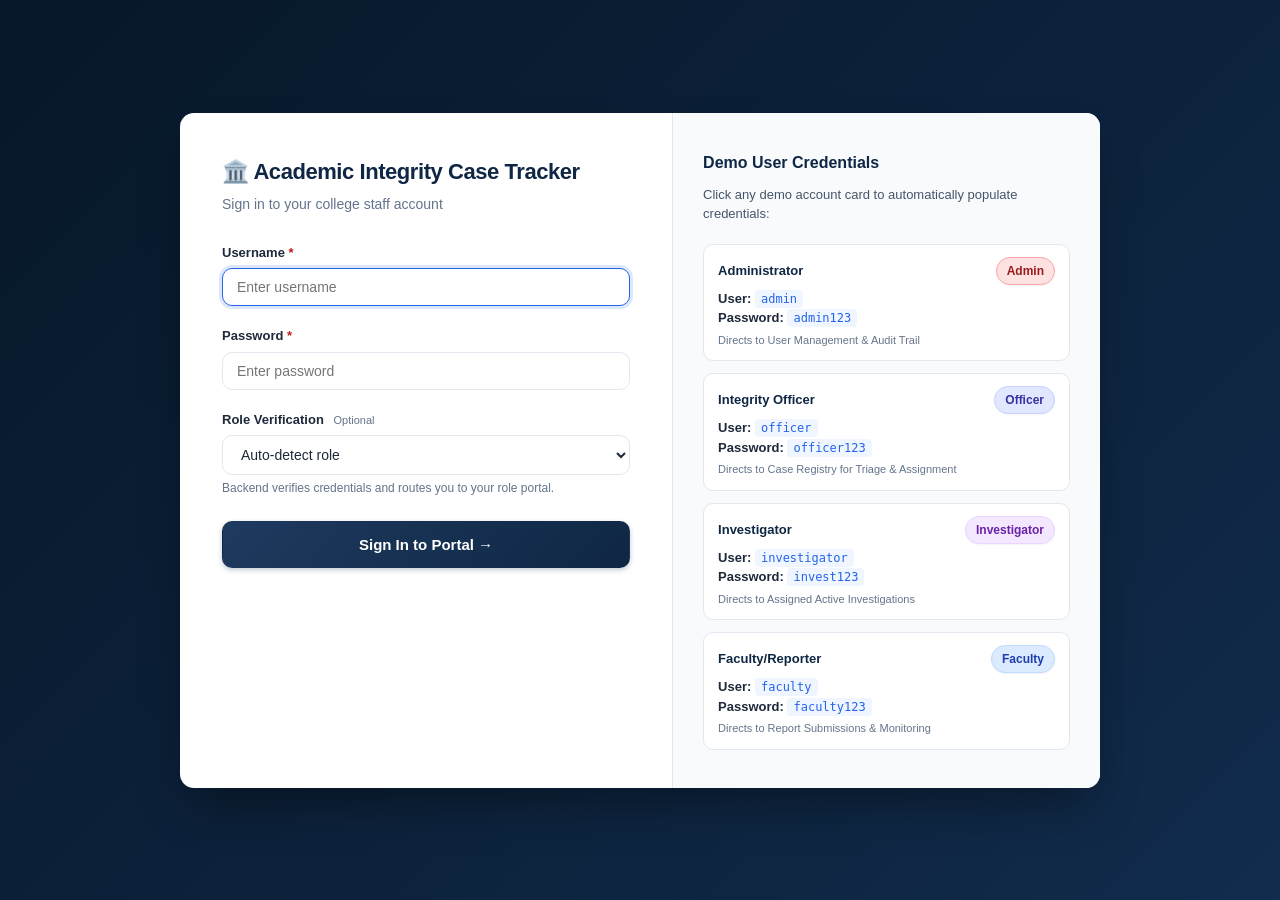
<file: index.html>
<!DOCTYPE html>
<html lang="en">
<head>
    <meta charset="UTF-8">
    <meta name="viewport" content="width=device-width, initial-scale=1.0">
    <title>Academic Integrity Case Tracker</title>
    <!-- CSS Connection with root and static fallback -->
    <link rel="stylesheet" href="style.css">
    <link rel="stylesheet" href="static/style.css">
</head>
<body class="login-page-body">

    <!-- ================================================================= -->
    <!-- 1. STANDALONE LOGIN VIEW                                          -->
    <!-- ================================================================= -->
    <div id="login-view-container" class="login-card-container">
        <!-- Login Form Panel -->
        <div class="login-panel-form">
            <div class="login-header">
                <h1>🏛️ Academic Integrity Case Tracker</h1>
                <p>Sign in to your college staff account</p>
            </div>

            <!-- Flash Alert Container -->
            <div id="login-alert-container" class="flash-container"></div>

            <form id="login-form">
                <div class="form-group">
                    <label for="username" class="form-label">Username <span class="required">*</span></label>
                    <input type="text" id="username" name="username" class="form-control" placeholder="Enter username" required autofocus>
                </div>

                <div class="form-group">
                    <label for="password" class="form-label">Password <span class="required">*</span></label>
                    <input type="password" id="password" name="password" class="form-control" placeholder="Enter password" required>
                </div>

                <div class="form-group">
                    <label for="role" class="form-label">Role Verification <span style="font-size: 11px; font-weight: normal; color: var(--text-muted); margin-left: 6px;">Optional</span></label>
                    <select id="role" name="role" class="form-control">
                        <option value="">Auto-detect role</option>
                        <option value="Administrator">Administrator</option>
                        <option value="Integrity Officer">Integrity Officer</option>
                        <option value="Investigator">Investigator</option>
                        <option value="Faculty/Reporter">Faculty/Reporter</option>
                    </select>
                    <span class="form-hint">Backend verifies credentials and routes you to your role portal.</span>
                </div>

                <div style="margin-top: 24px;">
                    <button type="submit" class="btn btn-primary" style="width: 100%; padding: 12px; font-size: 15px;">
                        Sign In to Portal &rarr;
                    </button>
                </div>
            </form>
        </div>

        <!-- Demo Accounts Panel -->
        <div class="login-panel-demo">
            <h2 class="demo-title">Demo User Credentials</h2>
            <p class="demo-desc">Click any demo account card to automatically populate credentials:</p>

            <div class="demo-account-list">
                <div class="demo-account-item" data-user="admin" data-pass="admin123" data-role="Administrator">
                    <div class="demo-role-name">
                        <span>Administrator</span>
                        <span class="current-role-badge role-badge-admin">Admin</span>
                    </div>
                    <div><strong>User:</strong> <span class="demo-cred">admin</span></div>
                    <div><strong>Password:</strong> <span class="demo-cred">admin123</span></div>
                    <div style="font-size: 11px; color: var(--text-muted); margin-top: 4px;">Directs to User Management & Audit Trail</div>
                </div>

                <div class="demo-account-item" data-user="officer" data-pass="officer123" data-role="Integrity Officer">
                    <div class="demo-role-name">
                        <span>Integrity Officer</span>
                        <span class="current-role-badge role-badge-officer">Officer</span>
                    </div>
                    <div><strong>User:</strong> <span class="demo-cred">officer</span></div>
                    <div><strong>Password:</strong> <span class="demo-cred">officer123</span></div>
                    <div style="font-size: 11px; color: var(--text-muted); margin-top: 4px;">Directs to Case Registry for Triage & Assignment</div>
                </div>

                <div class="demo-account-item" data-user="investigator" data-pass="invest123" data-role="Investigator">
                    <div class="demo-role-name">
                        <span>Investigator</span>
                        <span class="current-role-badge role-badge-investigator">Investigator</span>
                    </div>
                    <div><strong>User:</strong> <span class="demo-cred">investigator</span></div>
                    <div><strong>Password:</strong> <span class="demo-cred">invest123</span></div>
                    <div style="font-size: 11px; color: var(--text-muted); margin-top: 4px;">Directs to Assigned Active Investigations</div>
                </div>

                <div class="demo-account-item" data-user="faculty" data-pass="faculty123" data-role="Faculty/Reporter">
                    <div class="demo-role-name">
                        <span>Faculty/Reporter</span>
                        <span class="current-role-badge role-badge-faculty">Faculty</span>
                    </div>
                    <div><strong>User:</strong> <span class="demo-cred">faculty</span></div>
                    <div><strong>Password:</strong> <span class="demo-cred">faculty123</span></div>
                    <div style="font-size: 11px; color: var(--text-muted); margin-top: 4px;">Directs to Report Submissions & Monitoring</div>
                </div>
            </div>
        </div>
    </div>


    <!-- ================================================================= -->
    <!-- 2. AUTHENTICATED PORTAL WORKSPACE                                 -->
    <!-- ================================================================= -->
    <div id="app-workspace" class="app-layout" style="display: none;">
        <!-- Sidebar Navigation -->
        <aside class="sidebar">
            <div class="sidebar-header">
                <div class="brand-title">
                    <span>🏛️ CaseTracker</span>
                </div>
                <span class="brand-badge">Academic Integrity</span>
            </div>

            <nav class="sidebar-nav">
                <div class="nav-section-title">Navigation</div>
                <a href="#dashboard" class="nav-link active" data-view="dashboard">
                    <span>📊</span> Dashboard
                </a>
                <a href="#cases" class="nav-link" data-view="cases">
                    <span>📁</span> Case Records
                </a>
                <a href="#new-case" class="nav-link nav-faculty-only" data-view="new-case">
                    <span>✍️</span> Report Incident
                </a>

                <div class="nav-section-title nav-admin-section">Administration</div>
                <a href="#audit-logs" class="nav-link nav-officer-admin" data-view="audit-logs">
                    <span>📜</span> Audit Trail
                </a>
                <a href="#users" class="nav-link nav-admin-only" data-view="users">
                    <span>👥</span> User Accounts
                </a>
            </nav>

            <div class="sidebar-footer">
                <div class="user-profile">
                    <div class="user-info-text">
                        <div id="sidebar-user-name" class="user-name">User</div>
                        <span id="sidebar-user-role" class="user-role-tag">Role</span>
                    </div>
                    <button id="btn-logout" class="btn-logout" title="Sign out" style="background: none; border: none; cursor: pointer;">Logout</button>
                </div>
            </div>
        </aside>

        <!-- Main Workspace Column -->
        <div class="main-wrapper">
            <header class="top-header">
                <div class="header-title-wrapper">
                    <h1 id="page-main-heading" class="page-main-heading">Operational Dashboard</h1>
                </div>

                <div class="header-meta">
                    <span id="header-role-badge" class="current-role-badge role-badge-admin">Admin</span>
                    <span id="header-username" style="font-size: 13px; color: var(--text-muted);">username</span>
                </div>
            </header>

            <main class="page-content">
                <!-- System Flash Alert Banner -->
                <div id="system-alert-container" class="flash-container"></div>

                <!-- ----------------------------------------------------- -->
                <!-- SUB-VIEW: DASHBOARD                                   -->
                <!-- ----------------------------------------------------- -->
                <div id="view-dashboard" class="subview-section">
                    <!-- Welcome Hero Banner -->
                    <div class="card" style="margin-bottom: 24px; background: linear-gradient(to right, #102a43, #1e3a5f); color: #ffffff;">
                        <div class="card-body" style="padding: 24px 28px;">
                            <div style="display: flex; justify-content: space-between; align-items: center; flex-wrap: wrap; gap: 16px;">
                                <div>
                                    <h2 id="dashboard-welcome-heading" style="font-size: 20px; font-weight: 700; margin-bottom: 6px; color: #ffffff;">
                                        Welcome back!
                                    </h2>
                                    <p id="dashboard-role-description" style="font-size: 14px; opacity: 0.85; margin: 0; color: #cbd5e1;">
                                        Manage and track academic integrity cases across the institution.
                                    </p>
                                </div>
                                <div style="display: flex; gap: 10px;">
                                    <button class="btn btn-accent btn-nav-action" data-target="new-case" style="box-shadow: 0 2px 4px rgba(0,0,0,0.2);">
                                        + Report Incident
                                    </button>
                                    <button class="btn btn-secondary btn-nav-action" data-target="cases">
                                        View All Cases
                                    </button>
                                </div>
                            </div>
                        </div>
                    </div>

                    <!-- Stat Metric Cards -->
                    <div class="metrics-grid">
                        <div class="metric-card">
                            <div class="metric-label">Total Cases</div>
                            <div id="stat-total" class="metric-value">5</div>
                            <div class="metric-sub">Recorded in Institutional Registry</div>
                        </div>

                        <div class="metric-card">
                            <div class="metric-label">Open / Under Review</div>
                            <div id="stat-open" class="metric-value" style="color: var(--warning);">2</div>
                            <div class="metric-sub">Awaiting Investigation</div>
                        </div>

                        <div class="metric-card">
                            <div class="metric-label">Active Investigations</div>
                            <div id="stat-active" class="metric-value" style="color: var(--accent-blue);">1</div>
                            <div class="metric-sub">Assigned to Investigators</div>
                        </div>

                        <div class="metric-card">
                            <div class="metric-label">Resolved / Closed</div>
                            <div id="stat-resolved" class="metric-value" style="color: var(--success);">1</div>
                            <div class="metric-sub">Final Decision Rendered</div>
                        </div>
                    </div>

                    <!-- Recent Cases Card -->
                    <div class="card">
                        <div class="card-header">
                            <span class="card-title">Recent Cases</span>
                            <button class="btn btn-sm btn-secondary btn-nav-action" data-target="cases">View Case Registry &rarr;</button>
                        </div>
                        <div class="card-body" style="padding: 0;">
                            <div class="table-responsive">
                                <table class="data-table">
                                    <thead>
                                        <tr>
                                            <th>Case #</th>
                                            <th>Student</th>
                                            <th>Course</th>
                                            <th>Incident</th>
                                            <th>Date</th>
                                            <th>Status</th>
                                            <th>Action</th>
                                        </tr>
                                    </thead>
                                    <tbody id="dashboard-recent-tbody">
                                        <!-- Populated via script.js -->
                                    </tbody>
                                </table>
                            </div>
                        </div>
                    </div>
                </div>

                <!-- ----------------------------------------------------- -->
                <!-- SUB-VIEW: CASE REGISTRY                               -->
                <!-- ----------------------------------------------------- -->
                <div id="view-cases" class="subview-section" style="display: none;">
                    <!-- Filter and Search Bar -->
                    <div class="card" style="margin-bottom: 20px;">
                        <div class="card-body" style="padding: 16px;">
                            <div class="filter-form">
                                <div class="search-input-wrapper">
                                    <input type="text" id="case-search-input" class="form-control" placeholder="Search case #, student name, course, or incident...">
                                </div>
                                <div style="min-width: 180px;">
                                    <select id="case-status-filter" class="form-control">
                                        <option value="All">All Statuses</option>
                                        <option value="Reported">Reported</option>
                                        <option value="Under Review">Under Review</option>
                                        <option value="Investigation">Investigation</option>
                                        <option value="Decision Pending">Decision Pending</option>
                                        <option value="Resolved">Resolved</option>
                                        <option value="Closed">Closed</option>
                                    </select>
                                </div>
                                <button id="btn-reset-filter" class="btn btn-secondary">Reset</button>
                                <button class="btn btn-accent btn-nav-action" data-target="new-case">+ New Report</button>
                            </div>
                        </div>
                    </div>

                    <!-- Cases Table Card -->
                    <div class="card">
                        <div class="card-header">
                            <span class="card-title">Case Registry</span>
                            <span id="case-count-badge" style="font-size: 13px; color: var(--text-muted);">5 Total Cases</span>
                        </div>
                        <div class="card-body" style="padding: 0;">
                            <div class="table-responsive">
                                <table class="data-table">
                                    <thead>
                                        <tr>
                                            <th>Case #</th>
                                            <th>Student</th>
                                            <th>Course</th>
                                            <th>Incident Type</th>
                                            <th>Date Reported</th>
                                            <th>Investigator</th>
                                            <th>Status</th>
                                            <th>Action</th>
                                        </tr>
                                    </thead>
                                    <tbody id="cases-registry-tbody">
                                        <!-- Populated via script.js -->
                                    </tbody>
                                </table>
                            </div>
                        </div>
                    </div>
                </div>

                <!-- ----------------------------------------------------- -->
                <!-- SUB-VIEW: CASE DETAIL                                 -->
                <!-- ----------------------------------------------------- -->
                <div id="view-case-detail" class="subview-section" style="display: none;">
                    <div style="margin-bottom: 20px; display: flex; align-items: center; justify-content: space-between; flex-wrap: wrap; gap: 10px;">
                        <button class="btn btn-secondary btn-sm btn-nav-action" data-target="cases">&larr; Back to Case Registry</button>
                        <div style="display: flex; gap: 8px; align-items: center;">
                            <span style="font-size: 13px; color: var(--text-muted);">Current Status:</span>
                            <span id="detail-status-pill" class="status-pill status-investigation" style="font-size: 13px; padding: 6px 14px;">
                                Investigation
                            </span>
                        </div>
                    </div>

                    <!-- Workflow Progress Stepper (Pure CSS) -->
                    <div id="workflow-stepper-container" class="workflow-progress">
                        <!-- Populated dynamically via script.js -->
                    </div>

                    <!-- Main Grid Layout -->
                    <div class="case-detail-grid">
                        <!-- Left Column: Primary Details & Notes -->
                        <div>
                            <!-- Incident Information Card -->
                            <div class="card">
                                <div class="card-header">
                                    <span class="card-title">Incident Information</span>
                                    <span id="detail-incident-type-tag" class="type-tag">Plagiarism</span>
                                </div>
                                <div class="card-body">
                                    <div class="form-row">
                                        <div>
                                            <div class="info-label">Case Identifier</div>
                                            <div id="detail-case-number" class="info-value" style="font-weight: 700; color: var(--primary-navy);">AIC-2026-001</div>
                                        </div>
                                        <div>
                                            <div class="info-label">Student ID & Name</div>
                                            <div class="info-value">
                                                <strong id="detail-student-name">Samir Patel</strong> 
                                                <span id="detail-student-id" style="color: var(--text-muted); font-size: 13px;">&bull; ID: STU-1042</span>
                                            </div>
                                        </div>
                                    </div>

                                    <div class="form-row">
                                        <div>
                                            <div class="info-label">Course Name</div>
                                            <div id="detail-course-name" class="info-value">CS201 Data Structures</div>
                                        </div>
                                        <div>
                                            <div class="info-label">Date of Incident</div>
                                            <div id="detail-incident-date" class="info-value">2026-10-10</div>
                                        </div>
                                    </div>

                                    <div class="form-row">
                                        <div>
                                            <div class="info-label">Date Reported</div>
                                            <div id="detail-date-reported" class="info-value">2026-10-11 09:30:00</div>
                                        </div>
                                        <div>
                                            <div class="info-label">Reported By</div>
                                            <div id="detail-reported-by" class="info-value">Prof. Diana Chen (Faculty)</div>
                                        </div>
                                    </div>
                                </div>
                            </div>

                            <!-- Narrative Description Card -->
                            <div class="card">
                                <div class="card-header">
                                    <span class="card-title">Incident Description</span>
                                </div>
                                <div class="card-body">
                                    <p id="detail-description" class="narrative-box">
                                        Submitted programming assignment 3 code with identical unique variable names and structure matching an external repository.
                                    </p>
                                </div>
                            </div>

                            <!-- Investigation Notes Card -->
                            <div class="card">
                                <div class="card-header">
                                    <span class="card-title">Investigation Notes & Findings</span>
                                </div>
                                <div class="card-body">
                                    <p id="detail-investigation-notes" class="narrative-box">
                                        Interviewed student on 2026-10-15. Reviewing Git commit history and version timestamps.
                                    </p>
                                </div>
                            </div>

                            <!-- Final Resolution Card -->
                            <div id="detail-resolution-card" class="card" style="display: none;">
                                <div class="card-header" style="background: #f0fdf4;">
                                    <span class="card-title" style="color: var(--success);">Final Institutional Resolution</span>
                                </div>
                                <div class="card-body">
                                    <p id="detail-resolution" class="narrative-box" style="border-left-color: var(--success);"></p>
                                </div>
                            </div>

                            <!-- Case Timeline & Audit History Card -->
                            <div class="card">
                                <div class="card-header">
                                    <span class="card-title">Case Activity Timeline</span>
                                </div>
                                <div class="card-body" style="padding: 0;">
                                    <div class="table-responsive">
                                        <table class="data-table">
                                            <thead>
                                                <tr>
                                                    <th>Action</th>
                                                    <th>User</th>
                                                    <th>Details</th>
                                                    <th>Timestamp</th>
                                                </tr>
                                            </thead>
                                            <tbody id="detail-timeline-tbody">
                                                <!-- Populated via script.js -->
                                            </tbody>
                                        </table>
                                    </div>
                                </div>
                            </div>
                        </div>

                        <!-- Right Column: Administrative Controls -->
                        <div>
                            <!-- Investigator Assignment Card (Officer & Admin) -->
                            <div id="card-assign-investigator" class="card">
                                <div class="card-header">
                                    <span class="card-title">Assigned Investigator</span>
                                </div>
                                <div class="card-body">
                                    <div style="margin-bottom: 16px;">
                                        <div id="detail-inv-name" style="font-size: 16px; font-weight: 700; color: var(--primary-navy);">Dr. Carlos Ruiz</div>
                                        <div id="detail-inv-email" style="font-size: 13px; color: var(--text-muted);">ruiz@college.edu</div>
                                    </div>

                                    <form id="form-assign-investigator">
                                        <div class="form-group">
                                            <label for="assign-inv-select" class="form-label">Assign / Re-assign Investigator</label>
                                            <select id="assign-inv-select" class="form-control">
                                                <option value="">-- Select Investigator --</option>
                                                <option value="Dr. Carlos Ruiz">Dr. Carlos Ruiz (ruiz@college.edu)</option>
                                                <option value="Dr. Elena Ramos">Dr. Elena Ramos (ramos@college.edu)</option>
                                            </select>
                                        </div>
                                        <button type="submit" class="btn btn-secondary btn-sm" style="width: 100%;">
                                            Update Assignment
                                        </button>
                                    </form>
                                </div>
                            </div>

                            <!-- Workflow Status Transition Card -->
                            <div id="card-status-workflow" class="card">
                                <div class="card-header">
                                    <span class="card-title">Advance Case Status</span>
                                </div>
                                <div class="card-body">
                                    <form id="form-update-status">
                                        <div class="form-group">
                                            <label for="update-status-select" class="form-label">New Status</label>
                                            <select id="update-status-select" class="form-control" required>
                                                <option value="Reported">1. Reported</option>
                                                <option value="Under Review">2. Under Review</option>
                                                <option value="Investigation">3. Investigation</option>
                                                <option value="Decision Pending">4. Decision Pending</option>
                                                <option value="Resolved">5. Resolved</option>
                                                <option value="Closed">6. Closed</option>
                                            </select>
                                        </div>

                                        <div class="form-group">
                                            <label for="update-status-notes" class="form-label">Status Change Note</label>
                                            <textarea id="update-status-notes" class="form-control" rows="3" placeholder="Enter findings, hearing results, or transition rationale..."></textarea>
                                        </div>

                                        <div id="group-resolution-input" class="form-group" style="display: none;">
                                            <label for="update-resolution-text" class="form-label">Official Resolution Order <span class="required">*</span></label>
                                            <textarea id="update-resolution-text" class="form-control" rows="3" placeholder="Record formal sanctions, grade penalties, or disciplinary orders..."></textarea>
                                        </div>

                                        <button type="submit" class="btn btn-primary btn-sm" style="width: 100%; padding: 10px;">
                                            Update Status &amp; Log Activity
                                        </button>
                                    </form>
                                </div>
                            </div>
                        </div>
                    </div>
                </div>

                <!-- ----------------------------------------------------- -->
                <!-- SUB-VIEW: REPORT INCIDENT                             -->
                <!-- ----------------------------------------------------- -->
                <div id="view-new-case" class="subview-section" style="display: none;">
                    <div style="margin-bottom: 20px;">
                        <button class="btn btn-secondary btn-sm btn-nav-action" data-target="cases">&larr; Back to Case Registry</button>
                    </div>

                    <div class="card" style="max-width: 800px; margin: 0 auto;">
                        <div class="card-header">
                            <span class="card-title">Report Academic Integrity Incident</span>
                        </div>
                        <div class="card-body">
                            <p style="font-size: 13px; color: var(--text-secondary); margin-bottom: 24px; padding-bottom: 12px; border-bottom: 1px solid var(--border-color);">
                                Submit an academic misconduct report. All submissions are automatically assigned an institutional Case ID and logged in the immutable audit trail.
                            </p>

                            <form id="form-new-case">
                                <div class="form-row">
                                    <div class="form-group">
                                        <label for="new-student-id" class="form-label">Student ID <span class="required">*</span></label>
                                        <input type="text" id="new-student-id" class="form-control" placeholder="e.g. STU-8821" required>
                                    </div>
                                    <div class="form-group">
                                        <label for="new-student-name" class="form-label">Student Full Name <span class="required">*</span></label>
                                        <input type="text" id="new-student-name" class="form-control" placeholder="e.g. Taylor Smith" required>
                                    </div>
                                </div>

                                <div class="form-row">
                                    <div class="form-group">
                                        <label for="new-course-name" class="form-label">Course Code &amp; Title <span class="required">*</span></label>
                                        <input type="text" id="new-course-name" class="form-control" placeholder="e.g. CS201 Data Structures" required>
                                    </div>
                                    <div class="form-group">
                                        <label for="new-incident-type" class="form-label">Incident Category <span class="required">*</span></label>
                                        <select id="new-incident-type" class="form-control" required>
                                            <option value="">-- Select Category --</option>
                                            <option value="Plagiarism">Plagiarism</option>
                                            <option value="Exam Cheating">Exam Cheating</option>
                                            <option value="Contract Cheating">Contract Cheating</option>
                                            <option value="Unauthorized Collaboration">Unauthorized Collaboration</option>
                                            <option value="Data Fabrication">Data Fabrication</option>
                                            <option value="Other Misconduct">Other Misconduct</option>
                                        </select>
                                    </div>
                                </div>

                                <div class="form-group">
                                    <label for="new-incident-date" class="form-label">Date of Incident</label>
                                    <input type="date" id="new-incident-date" class="form-control">
                                </div>

                                <div class="form-group">
                                    <label for="new-description" class="form-label">Detailed Incident Narrative <span class="required">*</span></label>
                                    <textarea id="new-description" class="form-control" rows="5" placeholder="Describe the factual circumstances, observed behavior, and evidence discovered..." required></textarea>
                                </div>

                                <div style="display: flex; gap: 12px; justify-content: flex-end; margin-top: 24px; padding-top: 16px; border-top: 1px solid var(--border-color);">
                                    <button type="button" class="btn btn-secondary btn-nav-action" data-target="cases">Cancel</button>
                                    <button type="submit" class="btn btn-primary" style="padding: 10px 24px;">Submit Incident Report</button>
                                </div>
                            </form>
                        </div>
                    </div>
                </div>

                <!-- ----------------------------------------------------- -->
                <!-- SUB-VIEW: USER MANAGEMENT (ADMIN ONLY)                -->
                <!-- ----------------------------------------------------- -->
                <div id="view-users" class="subview-section" style="display: none;">
                    <div style="display: grid; grid-template-columns: 2fr 1fr; gap: 24px;">
                        <!-- Users Table Card -->
                        <div class="card">
                            <div class="card-header">
                                <span class="card-title">User Account Registry</span>
                                <span id="users-count-badge" style="font-size: 13px; color: var(--text-muted);">&bull; 5 Total Users</span>
                            </div>
                            <div class="card-body" style="padding: 0;">
                                <div class="table-responsive">
                                    <table class="data-table">
                                        <thead>
                                            <tr>
                                                <th>User</th>
                                                <th>Role</th>
                                                <th>Email</th>
                                                <th>Created</th>
                                            </tr>
                                        </thead>
                                        <tbody id="users-table-tbody">
                                            <!-- Populated via script.js -->
                                        </tbody>
                                    </table>
                                </div>
                            </div>
                        </div>

                        <!-- Add User Form Card -->
                        <div class="card">
                            <div class="card-header">
                                <span class="card-title">Create User Account</span>
                            </div>
                            <div class="card-body">
                                <form id="form-add-user">
                                    <div class="form-group">
                                        <label for="add-user-fullname" class="form-label">Full Name <span class="required">*</span></label>
                                        <input type="text" id="add-user-fullname" class="form-control" placeholder="e.g. Dr. Jane Doe" required>
                                    </div>
                                    <div class="form-group">
                                        <label for="add-user-username" class="form-label">Username <span class="required">*</span></label>
                                        <input type="text" id="add-user-username" class="form-control" placeholder="e.g. jdoe" required>
                                    </div>
                                    <div class="form-group">
                                        <label for="add-user-role" class="form-label">Institutional Role <span class="required">*</span></label>
                                        <select id="add-user-role" class="form-control" required>
                                            <option value="Administrator">Administrator</option>
                                            <option value="Integrity Officer">Integrity Officer</option>
                                            <option value="Investigator">Investigator</option>
                                            <option value="Faculty/Reporter" selected>Faculty/Reporter</option>
                                        </select>
                                    </div>
                                    <div class="form-group">
                                        <label for="add-user-email" class="form-label">College Email <span class="required">*</span></label>
                                        <input type="email" id="add-user-email" class="form-control" placeholder="e.g. jdoe@college.edu" required>
                                    </div>
                                    <div class="form-group">
                                        <label for="add-user-password" class="form-label">Initial Password <span class="required">*</span></label>
                                        <input type="password" id="add-user-password" class="form-control" placeholder="Set temporary password" required>
                                    </div>
                                    <button type="submit" class="btn btn-primary" style="width: 100%; padding: 10px; margin-top: 8px;">
                                        Create Account
                                    </button>
                                </form>
                            </div>
                        </div>
                    </div>
                </div>

                <!-- ----------------------------------------------------- -->
                <!-- SUB-VIEW: AUDIT TRAIL LOGS                            -->
                <!-- ----------------------------------------------------- -->
                <div id="view-audit-logs" class="subview-section" style="display: none;">
                    <div class="card">
                        <div class="card-header">
                            <span class="card-title">Institutional Activity &amp; Audit Trail</span>
                            <span style="font-size: 13px; color: var(--text-muted);">&bull; Immutable Event Ledger</span>
                        </div>
                        <div class="card-body" style="padding: 0;">
                            <div class="table-responsive">
                                <table class="data-table">
                                    <thead>
                                        <tr>
                                            <th>Event / Action</th>
                                            <th>Associated Case</th>
                                            <th>Performed By</th>
                                            <th>Details</th>
                                            <th>Timestamp</th>
                                        </tr>
                                    </thead>
                                    <tbody id="audit-table-tbody">
                                        <!-- Populated via script.js -->
                                    </tbody>
                                </table>
                            </div>
                        </div>
                    </div>
                </div>
            </main>

            <footer class="app-footer">
                Academic Integrity Case Tracker &copy; 2026 &mdash; College Academic Management System
            </footer>
        </div>
    </div>

    <!-- Client Scripts (Connected via root and static) -->
    <script src="script.js" defer></script>
    <script src="static/script.js" defer></script>
</body>
</html>
</file>
<file: style.css>
/* ==========================================================================
   Academic Integrity Case Tracker - Modern CSS Stylesheet
   Color Palette: Deep Navy Blue, Royal Accent Blue, Crisp White, Light Grey
   Features: CSS Keyframes, Smooth Transitions, Elevation Animations
   ========================================================================== */

:root {
    --primary-navy: #0f2744;
    --primary-navy-dark: #081626;
    --primary-navy-light: #1e3a5f;
    --accent-blue: #2563eb;
    --accent-blue-hover: #1d4ed8;
    --accent-blue-glow: rgba(37, 99, 235, 0.25);
    
    --bg-main: #f4f7fb;
    --bg-surface: #ffffff;
    --bg-card: #ffffff;
    --bg-subtle: #f8fafc;
    
    --text-primary: #1e293b;
    --text-secondary: #475569;
    --text-muted: #64748b;
    --text-on-navy: #f8fafc;
    
    --border-color: #e2e8f0;
    --border-light: #edf2f7;
    
    --success: #15803d;
    --success-bg: #dcfce7;
    --warning: #b45309;
    --warning-bg: #fef3c7;
    --danger: #b91c1c;
    --danger-bg: #fee2e2;
    --info: #0369a1;
    --info-bg: #e0f2fe;

    --font-stack: -apple-system, BlinkMacSystemFont, "Segoe UI", Roboto, Helvetica, Arial, sans-serif;
    --shadow-sm: 0 1px 3px 0 rgba(0, 0, 0, 0.06);
    --shadow-md: 0 4px 6px -1px rgba(0, 0, 0, 0.08), 0 2px 4px -1px rgba(0, 0, 0, 0.04);
    --shadow-lg: 0 10px 15px -3px rgba(0, 0, 0, 0.1), 0 4px 6px -2px rgba(0, 0, 0, 0.05);
    --shadow-xl: 0 20px 25px -5px rgba(0, 0, 0, 0.15), 0 10px 10px -5px rgba(0, 0, 0, 0.04);
    
    --radius-sm: 6px;
    --radius-md: 10px;
    --radius-lg: 14px;
}

/* ==========================================================================
   CSS Keyframe Animations
   ========================================================================== */
@keyframes pageFadeIn {
    from {
        opacity: 0;
        transform: translateY(8px);
    }
    to {
        opacity: 1;
        transform: translateY(0);
    }
}

@keyframes alertSlideDown {
    from {
        opacity: 0;
        transform: translateY(-12px);
    }
    to {
        opacity: 1;
        transform: translateY(0);
    }
}

@keyframes pulseGlow {
    0% {
        box-shadow: 0 0 0 0 rgba(37, 99, 235, 0.4);
    }
    70% {
        box-shadow: 0 0 0 8px rgba(37, 99, 235, 0);
    }
    100% {
        box-shadow: 0 0 0 0 rgba(37, 99, 235, 0);
    }
}

@keyframes gradientShift {
    0% {
        background-position: 0% 50%;
    }
    50% {
        background-position: 100% 50%;
    }
    100% {
        background-position: 0% 50%;
    }
}

/* Reset & Base */
* {
    box-sizing: border-box;
    margin: 0;
    padding: 0;
}

body {
    font-family: var(--font-stack);
    background-color: var(--bg-main);
    color: var(--text-primary);
    line-height: 1.5;
    font-size: 15px;
    display: flex;
    flex-direction: column;
    min-height: 100vh;
}

a {
    color: var(--accent-blue);
    text-decoration: none;
    transition: color 0.2s ease;
}

a:hover {
    color: var(--accent-blue-hover);
    text-decoration: underline;
}

/* App Container Layout */
.app-layout {
    display: flex;
    min-height: 100vh;
    width: 100%;
}

/* Sidebar Navigation */
.sidebar {
    width: 260px;
    background: linear-gradient(180deg, var(--primary-navy) 0%, var(--primary-navy-dark) 100%);
    color: var(--text-on-navy);
    display: flex;
    flex-direction: column;
    flex-shrink: 0;
    box-shadow: 2px 0 12px rgba(0, 0, 0, 0.1);
}

.sidebar-header {
    padding: 24px 20px;
    border-bottom: 1px solid rgba(255, 255, 255, 0.08);
}

.brand-title {
    font-size: 18px;
    font-weight: 700;
    letter-spacing: -0.02em;
    color: #ffffff;
    display: flex;
    align-items: center;
    gap: 8px;
}

.brand-badge {
    display: inline-block;
    font-size: 11px;
    text-transform: uppercase;
    font-weight: 600;
    background: rgba(37, 99, 235, 0.3);
    color: #93c5fd;
    padding: 3px 8px;
    border-radius: var(--radius-sm);
    margin-top: 6px;
    border: 1px solid rgba(147, 197, 253, 0.2);
}

.sidebar-nav {
    padding: 18px 12px;
    flex-grow: 1;
    display: flex;
    flex-direction: column;
    gap: 4px;
}

.nav-link {
    display: flex;
    align-items: center;
    gap: 12px;
    padding: 11px 14px;
    color: #cbd5e1;
    font-size: 14px;
    font-weight: 500;
    border-radius: var(--radius-md);
    transition: all 0.2s ease;
    text-decoration: none;
}

.nav-link:hover {
    background-color: rgba(255, 255, 255, 0.08);
    color: #ffffff;
    text-decoration: none;
    transform: translateX(3px);
}

.nav-link.active {
    background: linear-gradient(135deg, var(--accent-blue) 0%, #1d4ed8 100%);
    color: #ffffff;
    font-weight: 600;
    box-shadow: 0 4px 10px rgba(37, 99, 235, 0.35);
}

.nav-section-title {
    font-size: 11px;
    text-transform: uppercase;
    letter-spacing: 0.08em;
    color: #64748b;
    padding: 16px 14px 6px;
    font-weight: 700;
}

.sidebar-footer {
    padding: 16px;
    border-top: 1px solid rgba(255, 255, 255, 0.08);
    background-color: rgba(0, 0, 0, 0.2);
}

.user-profile {
    display: flex;
    align-items: center;
    justify-content: space-between;
}

.user-info-text {
    overflow: hidden;
}

.user-name {
    font-size: 13px;
    font-weight: 600;
    color: #ffffff;
    white-space: nowrap;
    overflow: hidden;
    text-overflow: ellipsis;
}

.user-role-tag {
    font-size: 11px;
    color: #93c5fd;
    display: block;
}

.btn-logout {
    padding: 6px 12px;
    background-color: rgba(239, 68, 68, 0.15);
    color: #fca5a5;
    border: 1px solid rgba(239, 68, 68, 0.3);
    border-radius: var(--radius-sm);
    font-size: 12px;
    font-weight: 600;
    text-decoration: none;
    transition: all 0.2s ease;
}

.btn-logout:hover {
    background-color: #dc2626;
    color: #ffffff;
    text-decoration: none;
    transform: translateY(-1px);
}

/* Main Content Area */
.main-wrapper {
    flex-grow: 1;
    display: flex;
    flex-direction: column;
    overflow-y: auto;
    min-width: 0;
}

/* Top Navbar */
.top-header {
    background-color: var(--bg-surface);
    height: 64px;
    border-bottom: 1px solid var(--border-color);
    display: flex;
    align-items: center;
    justify-content: space-between;
    padding: 0 32px;
    box-shadow: var(--shadow-sm);
}

.header-title-wrapper {
    display: flex;
    align-items: center;
    gap: 12px;
}

.page-main-heading {
    font-size: 20px;
    font-weight: 700;
    color: var(--primary-navy);
}

.header-meta {
    display: flex;
    align-items: center;
    gap: 16px;
}

.current-role-badge {
    display: inline-block;
    padding: 4px 10px;
    font-size: 12px;
    font-weight: 600;
    border-radius: 9999px;
    background-color: #e2e8f0;
    color: #334155;
    box-shadow: 0 1px 2px rgba(0, 0, 0, 0.05);
}

.role-badge-admin { background-color: #fee2e2; color: #991b1b; border: 1px solid #fca5a5; }
.role-badge-officer { background-color: #e0e7ff; color: #3730a3; border: 1px solid #c7d2fe; }
.role-badge-investigator { background-color: #f3e8ff; color: #6b21a8; border: 1px solid #e9d5ff; }
.role-badge-faculty { background-color: #dbeafe; color: #1e40af; border: 1px solid #bfdbfe; }

/* Page Content Body */
.content-body {
    padding: 32px;
    flex-grow: 1;
    animation: pageFadeIn 0.35s ease forwards;
}

/* Flash Messages */
.flash-container {
    margin-bottom: 24px;
}

.alert {
    padding: 12px 18px;
    border-radius: var(--radius-md);
    margin-bottom: 12px;
    font-size: 14px;
    border: 1px solid transparent;
    animation: alertSlideDown 0.3s ease forwards;
    box-shadow: var(--shadow-sm);
}

.alert-success {
    background-color: var(--success-bg);
    color: var(--success);
    border-color: #86efac;
}

.alert-danger {
    background-color: var(--danger-bg);
    color: var(--danger);
    border-color: #fca5a5;
}

.alert-warning {
    background-color: var(--warning-bg);
    color: var(--warning);
    border-color: #fde047;
}

.alert-info {
    background-color: var(--info-bg);
    color: var(--info);
    border-color: #7dd3fc;
}

/* Metric / Stat Cards Grid */
.stats-grid {
    display: grid;
    grid-template-columns: repeat(auto-fit, minmax(210px, 1fr));
    gap: 20px;
    margin-bottom: 28px;
}

.stat-card {
    background-color: var(--bg-surface);
    border: 1px solid var(--border-color);
    border-radius: var(--radius-lg);
    padding: 22px 20px;
    box-shadow: var(--shadow-sm);
    display: flex;
    flex-direction: column;
    justify-content: space-between;
    transition: transform 0.2s cubic-bezier(0.16, 1, 0.3, 1), box-shadow 0.2s ease;
    cursor: default;
}

.stat-card:hover {
    transform: translateY(-4px);
    box-shadow: var(--shadow-md);
}

.stat-header {
    font-size: 13px;
    font-weight: 600;
    color: var(--text-muted);
    text-transform: uppercase;
    letter-spacing: 0.04em;
    margin-bottom: 8px;
}

.stat-value {
    font-size: 34px;
    font-weight: 800;
    color: var(--primary-navy);
    line-height: 1;
    margin-bottom: 8px;
}

.stat-subtext {
    font-size: 12px;
    color: var(--text-secondary);
}

.stat-card-total { border-top: 4px solid var(--accent-blue); }
.stat-card-open { border-top: 4px solid #f59e0b; }
.stat-card-investigation { border-top: 4px solid #8b5cf6; }
.stat-card-resolved { border-top: 4px solid #10b981; }

/* Content Cards & Sections */
.card {
    background-color: var(--bg-surface);
    border: 1px solid var(--border-color);
    border-radius: var(--radius-lg);
    box-shadow: var(--shadow-sm);
    margin-bottom: 28px;
    overflow: hidden;
    transition: box-shadow 0.2s ease;
}

.card:hover {
    box-shadow: var(--shadow-md);
}

.card-header {
    padding: 18px 24px;
    border-bottom: 1px solid var(--border-color);
    display: flex;
    align-items: center;
    justify-content: space-between;
    background-color: var(--bg-subtle);
}

.card-title {
    font-size: 16px;
    font-weight: 700;
    color: var(--primary-navy);
}

.card-body {
    padding: 24px;
}

/* Tables */
.table-responsive {
    width: 100%;
    overflow-x: auto;
}

.data-table {
    width: 100%;
    border-collapse: collapse;
    text-align: left;
    font-size: 14px;
}

.data-table th {
    background-color: #f1f5f9;
    color: #334155;
    font-weight: 600;
    padding: 12px 16px;
    border-bottom: 2px solid var(--border-color);
    white-space: nowrap;
}

.data-table td {
    padding: 14px 16px;
    border-bottom: 1px solid var(--border-color);
    color: var(--text-primary);
    vertical-align: middle;
    transition: background-color 0.15s ease;
}

.data-table tbody tr:hover td {
    background-color: #f8fafc;
}

.data-table tbody tr:last-child td {
    border-bottom: none;
}

/* Status Badges */
.status-pill {
    display: inline-block;
    padding: 4px 10px;
    font-size: 12px;
    font-weight: 600;
    border-radius: 9999px;
    text-align: center;
    white-space: nowrap;
    border: 1px solid transparent;
    transition: transform 0.15s ease;
}

.status-pill:hover {
    transform: scale(1.04);
}

.status-reported {
    background-color: #e0f2fe;
    color: #0369a1;
    border-color: #bae6fd;
}

.status-under-review {
    background-color: #fef3c7;
    color: #b45309;
    border-color: #fde68a;
}

.status-investigation {
    background-color: #f3e8ff;
    color: #7e22ce;
    border-color: #e9d5ff;
}

.status-decision-pending {
    background-color: #ffedd5;
    color: #c2410c;
    border-color: #fed7aa;
}

.status-resolved {
    background-color: #dcfce7;
    color: #15803d;
    border-color: #bbf7d0;
}

.status-closed {
    background-color: #f1f5f9;
    color: #475569;
    border-color: #cbd5e1;
}

/* Incident Type Badges */
.type-tag {
    display: inline-block;
    padding: 3px 9px;
    border-radius: var(--radius-sm);
    font-size: 12px;
    background-color: #f1f5f9;
    color: #334155;
    font-weight: 500;
    border: 1px solid #e2e8f0;
}

/* Buttons */
.btn {
    display: inline-flex;
    align-items: center;
    justify-content: center;
    padding: 9px 18px;
    font-size: 14px;
    font-weight: 600;
    border-radius: var(--radius-md);
    border: 1px solid transparent;
    cursor: pointer;
    text-decoration: none;
    transition: all 0.2s cubic-bezier(0.16, 1, 0.3, 1);
    line-height: 1.4;
}

.btn:active {
    transform: scale(0.98);
}

.btn-primary {
    background: linear-gradient(135deg, var(--primary-navy-light) 0%, var(--primary-navy) 100%);
    color: #ffffff;
    box-shadow: 0 2px 5px rgba(15, 39, 68, 0.25);
}

.btn-primary:hover {
    background: linear-gradient(135deg, #274b7a 0%, var(--primary-navy-light) 100%);
    color: #ffffff;
    text-decoration: none;
    transform: translateY(-2px);
    box-shadow: 0 4px 10px rgba(15, 39, 68, 0.3);
}

.btn-secondary {
    background-color: #e2e8f0;
    color: #334155;
    border-color: #cbd5e1;
}

.btn-secondary:hover {
    background-color: #cbd5e1;
    color: #1e293b;
    text-decoration: none;
    transform: translateY(-1px);
}

.btn-accent {
    background: linear-gradient(135deg, var(--accent-blue) 0%, #1d4ed8 100%);
    color: #ffffff;
    box-shadow: 0 4px 10px rgba(37, 99, 235, 0.3);
}

.btn-accent:hover {
    background: linear-gradient(135deg, #3b82f6 0%, var(--accent-blue) 100%);
    color: #ffffff;
    text-decoration: none;
    transform: translateY(-2px);
    box-shadow: 0 6px 14px rgba(37, 99, 235, 0.4);
}

.btn-success {
    background-color: var(--success);
    color: #ffffff;
}

.btn-success:hover {
    background-color: #166534;
    color: #ffffff;
    text-decoration: none;
}

.btn-sm {
    padding: 5px 12px;
    font-size: 12px;
}

/* Forms */
.form-group {
    margin-bottom: 20px;
}

.form-row {
    display: grid;
    grid-template-columns: repeat(auto-fit, minmax(240px, 1fr));
    gap: 16px;
    margin-bottom: 20px;
}

.form-label {
    display: block;
    font-size: 13px;
    font-weight: 600;
    color: var(--text-primary);
    margin-bottom: 6px;
}

.form-label .required {
    color: var(--danger);
}

.form-control {
    width: 100%;
    padding: 10px 14px;
    font-size: 14px;
    border: 1px solid var(--border-color);
    border-radius: var(--radius-md);
    background-color: #ffffff;
    color: var(--text-primary);
    font-family: inherit;
    transition: border-color 0.2s ease, box-shadow 0.2s ease;
}

.form-control:focus {
    outline: none;
    border-color: var(--accent-blue);
    box-shadow: 0 0 0 3px rgba(37, 99, 235, 0.15);
}

textarea.form-control {
    resize: vertical;
    min-height: 100px;
}

.form-hint {
    font-size: 12px;
    color: var(--text-muted);
    margin-top: 4px;
    display: block;
}

/* Filter & Search Toolbar */
.filter-toolbar {
    background-color: var(--bg-surface);
    border: 1px solid var(--border-color);
    border-radius: var(--radius-lg);
    padding: 18px 20px;
    margin-bottom: 24px;
    display: flex;
    flex-wrap: wrap;
    align-items: center;
    gap: 16px;
    box-shadow: var(--shadow-sm);
}

.filter-form {
    display: flex;
    flex-wrap: wrap;
    align-items: center;
    gap: 12px;
    width: 100%;
}

.search-input-wrapper {
    flex-grow: 1;
    min-width: 220px;
}

.filter-select-wrapper {
    min-width: 180px;
}

/* Workflow Stage Progress Indicator (Pure CSS) */
.workflow-progress {
    display: flex;
    align-items: center;
    justify-content: space-between;
    padding: 24px 16px;
    margin-bottom: 28px;
    background: var(--bg-surface);
    border: 1px solid var(--border-color);
    border-radius: var(--radius-lg);
    overflow-x: auto;
    box-shadow: var(--shadow-sm);
}

.workflow-step {
    flex: 1;
    text-align: center;
    position: relative;
    min-width: 110px;
}

.workflow-step:not(:last-child)::after {
    content: '';
    position: absolute;
    top: 15px;
    left: 50%;
    width: 100%;
    height: 3px;
    background-color: var(--border-color);
    z-index: 1;
    transition: background-color 0.3s ease;
}

.workflow-step.completed:not(:last-child)::after {
    background-color: #10b981;
}

.step-marker {
    width: 32px;
    height: 32px;
    margin: 0 auto 8px;
    border-radius: 50%;
    background-color: #ffffff;
    border: 3px solid var(--border-color);
    display: flex;
    align-items: center;
    justify-content: center;
    font-size: 13px;
    font-weight: 700;
    color: var(--text-muted);
    position: relative;
    z-index: 2;
    transition: all 0.25s ease;
}

.workflow-step.active .step-marker {
    background: linear-gradient(135deg, var(--accent-blue) 0%, #1d4ed8 100%);
    border-color: var(--accent-blue);
    color: #ffffff;
    animation: pulseGlow 2s infinite;
}

.workflow-step.completed .step-marker {
    background: linear-gradient(135deg, #10b981 0%, #059669 100%);
    border-color: #10b981;
    color: #ffffff;
}

.step-title {
    font-size: 12px;
    font-weight: 600;
    color: var(--text-muted);
}

.workflow-step.active .step-title {
    color: var(--accent-blue);
    font-weight: 700;
}

.workflow-step.completed .step-title {
    color: var(--text-primary);
}

/* Case Detail Grid */
.case-detail-grid {
    display: grid;
    grid-template-columns: 2fr 1fr;
    gap: 24px;
}

.info-label {
    font-size: 12px;
    font-weight: 600;
    text-transform: uppercase;
    letter-spacing: 0.04em;
    color: var(--text-muted);
    margin-bottom: 2px;
}

.info-value {
    font-size: 15px;
    font-weight: 500;
    color: var(--text-primary);
    margin-bottom: 16px;
}

.notes-block {
    background-color: #f8fafc;
    border: 1px solid var(--border-color);
    border-radius: var(--radius-md);
    padding: 16px;
    font-family: inherit;
    font-size: 13px;
    line-height: 1.6;
    white-space: pre-wrap;
    max-height: 300px;
    overflow-y: auto;
}

/* ==========================================================================
   Login Page Layout (Rich Gradient & Animated Cards)
   ========================================================================== */
.login-page-body {
    background: linear-gradient(135deg, #071729 0%, #0f2744 40%, #173b66 80%, #1e4b82 100%);
    background-size: 200% 200%;
    animation: gradientShift 15s ease infinite;
    min-height: 100vh;
    display: flex;
    align-items: center;
    justify-content: center;
    padding: 24px;
}

.login-card-container {
    width: 100%;
    max-width: 920px;
    display: grid;
    grid-template-columns: 1.15fr 1fr;
    background: #ffffff;
    border-radius: var(--radius-lg);
    box-shadow: 0 25px 50px -12px rgba(0, 0, 0, 0.4);
    overflow: hidden;
    animation: pageFadeIn 0.4s ease forwards;
}

.login-panel-form {
    padding: 42px;
}

.login-header {
    margin-bottom: 28px;
}

.login-header h1 {
    font-size: 22px;
    font-weight: 800;
    color: var(--primary-navy);
    margin-bottom: 6px;
    letter-spacing: -0.02em;
}

.login-header p {
    font-size: 14px;
    color: var(--text-muted);
}

.login-panel-demo {
    background-color: #f8fafc;
    border-left: 1px solid var(--border-color);
    padding: 38px 30px;
    display: flex;
    flex-direction: column;
}

.demo-title {
    font-size: 16px;
    font-weight: 700;
    color: var(--primary-navy);
    margin-bottom: 10px;
}

.demo-desc {
    font-size: 13px;
    color: var(--text-secondary);
    margin-bottom: 20px;
}

.demo-account-list {
    display: flex;
    flex-direction: column;
    gap: 12px;
    font-size: 13px;
}

.demo-account-item {
    background: #ffffff;
    border: 1px solid var(--border-color);
    border-radius: var(--radius-md);
    padding: 12px 14px;
    transition: all 0.2s ease;
}

.demo-account-item:hover {
    transform: translateY(-2px);
    box-shadow: var(--shadow-sm);
    border-color: #93c5fd;
}

.demo-role-name {
    font-weight: 700;
    color: var(--primary-navy);
    display: flex;
    justify-content: space-between;
    align-items: center;
    margin-bottom: 4px;
}

.demo-cred {
    color: var(--accent-blue);
    font-family: monospace;
    font-size: 12px;
    background: #eff6ff;
    padding: 2px 6px;
    border-radius: 4px;
}

/* Footer */
.app-footer {
    padding: 20px 32px;
    border-top: 1px solid var(--border-color);
    font-size: 12px;
    color: var(--text-muted);
    text-align: center;
    background-color: var(--bg-surface);
}

/* Responsive Breakpoints */
@media (max-width: 960px) {
    .app-layout {
        flex-direction: column;
    }
    
    .sidebar {
        width: 100%;
    }

    .sidebar-nav {
        flex-direction: row;
        flex-wrap: wrap;
    }

    .case-detail-grid {
        grid-template-columns: 1fr;
    }

    .login-card-container {
        grid-template-columns: 1fr;
    }

    .login-panel-demo {
        border-left: none;
        border-top: 1px solid var(--border-color);
    }
}

@media (max-width: 640px) {
    .content-body {
        padding: 16px;
    }

    .top-header {
        padding: 0 16px;
    }

    .stats-grid {
        grid-template-columns: 1fr;
    }

    .filter-form {
        flex-direction: column;
        align-items: stretch;
    }
}
</file>
<file: static/style.css>
/* ==========================================================================
   Academic Integrity Case Tracker - Modern CSS Stylesheet
   Color Palette: Deep Navy Blue, Royal Accent Blue, Crisp White, Light Grey
   Features: CSS Keyframes, Smooth Transitions, Elevation Animations
   ========================================================================== */

:root {
    --primary-navy: #0f2744;
    --primary-navy-dark: #081626;
    --primary-navy-light: #1e3a5f;
    --accent-blue: #2563eb;
    --accent-blue-hover: #1d4ed8;
    --accent-blue-glow: rgba(37, 99, 235, 0.25);
    
    --bg-main: #f4f7fb;
    --bg-surface: #ffffff;
    --bg-card: #ffffff;
    --bg-subtle: #f8fafc;
    
    --text-primary: #1e293b;
    --text-secondary: #475569;
    --text-muted: #64748b;
    --text-on-navy: #f8fafc;
    
    --border-color: #e2e8f0;
    --border-light: #edf2f7;
    
    --success: #15803d;
    --success-bg: #dcfce7;
    --warning: #b45309;
    --warning-bg: #fef3c7;
    --danger: #b91c1c;
    --danger-bg: #fee2e2;
    --info: #0369a1;
    --info-bg: #e0f2fe;

    --font-stack: -apple-system, BlinkMacSystemFont, "Segoe UI", Roboto, Helvetica, Arial, sans-serif;
    --shadow-sm: 0 1px 3px 0 rgba(0, 0, 0, 0.06);
    --shadow-md: 0 4px 6px -1px rgba(0, 0, 0, 0.08), 0 2px 4px -1px rgba(0, 0, 0, 0.04);
    --shadow-lg: 0 10px 15px -3px rgba(0, 0, 0, 0.1), 0 4px 6px -2px rgba(0, 0, 0, 0.05);
    --shadow-xl: 0 20px 25px -5px rgba(0, 0, 0, 0.15), 0 10px 10px -5px rgba(0, 0, 0, 0.04);
    
    --radius-sm: 6px;
    --radius-md: 10px;
    --radius-lg: 14px;
}

/* ==========================================================================
   CSS Keyframe Animations
   ========================================================================== */
@keyframes pageFadeIn {
    from {
        opacity: 0;
        transform: translateY(8px);
    }
    to {
        opacity: 1;
        transform: translateY(0);
    }
}

@keyframes alertSlideDown {
    from {
        opacity: 0;
        transform: translateY(-12px);
    }
    to {
        opacity: 1;
        transform: translateY(0);
    }
}

@keyframes pulseGlow {
    0% {
        box-shadow: 0 0 0 0 rgba(37, 99, 235, 0.4);
    }
    70% {
        box-shadow: 0 0 0 8px rgba(37, 99, 235, 0);
    }
    100% {
        box-shadow: 0 0 0 0 rgba(37, 99, 235, 0);
    }
}

@keyframes gradientShift {
    0% {
        background-position: 0% 50%;
    }
    50% {
        background-position: 100% 50%;
    }
    100% {
        background-position: 0% 50%;
    }
}

/* Reset & Base */
* {
    box-sizing: border-box;
    margin: 0;
    padding: 0;
}

body {
    font-family: var(--font-stack);
    background-color: var(--bg-main);
    color: var(--text-primary);
    line-height: 1.5;
    font-size: 15px;
    display: flex;
    flex-direction: column;
    min-height: 100vh;
}

a {
    color: var(--accent-blue);
    text-decoration: none;
    transition: color 0.2s ease;
}

a:hover {
    color: var(--accent-blue-hover);
    text-decoration: underline;
}

/* App Container Layout */
.app-layout {
    display: flex;
    min-height: 100vh;
    width: 100%;
}

/* Sidebar Navigation */
.sidebar {
    width: 260px;
    background: linear-gradient(180deg, var(--primary-navy) 0%, var(--primary-navy-dark) 100%);
    color: var(--text-on-navy);
    display: flex;
    flex-direction: column;
    flex-shrink: 0;
    box-shadow: 2px 0 12px rgba(0, 0, 0, 0.1);
}

.sidebar-header {
    padding: 24px 20px;
    border-bottom: 1px solid rgba(255, 255, 255, 0.08);
}

.brand-title {
    font-size: 18px;
    font-weight: 700;
    letter-spacing: -0.02em;
    color: #ffffff;
    display: flex;
    align-items: center;
    gap: 8px;
}

.brand-badge {
    display: inline-block;
    font-size: 11px;
    text-transform: uppercase;
    font-weight: 600;
    background: rgba(37, 99, 235, 0.3);
    color: #93c5fd;
    padding: 3px 8px;
    border-radius: var(--radius-sm);
    margin-top: 6px;
    border: 1px solid rgba(147, 197, 253, 0.2);
}

.sidebar-nav {
    padding: 18px 12px;
    flex-grow: 1;
    display: flex;
    flex-direction: column;
    gap: 4px;
}

.nav-link {
    display: flex;
    align-items: center;
    gap: 12px;
    padding: 11px 14px;
    color: #cbd5e1;
    font-size: 14px;
    font-weight: 500;
    border-radius: var(--radius-md);
    transition: all 0.2s ease;
    text-decoration: none;
}

.nav-link:hover {
    background-color: rgba(255, 255, 255, 0.08);
    color: #ffffff;
    text-decoration: none;
    transform: translateX(3px);
}

.nav-link.active {
    background: linear-gradient(135deg, var(--accent-blue) 0%, #1d4ed8 100%);
    color: #ffffff;
    font-weight: 600;
    box-shadow: 0 4px 10px rgba(37, 99, 235, 0.35);
}

.nav-section-title {
    font-size: 11px;
    text-transform: uppercase;
    letter-spacing: 0.08em;
    color: #64748b;
    padding: 16px 14px 6px;
    font-weight: 700;
}

.sidebar-footer {
    padding: 16px;
    border-top: 1px solid rgba(255, 255, 255, 0.08);
    background-color: rgba(0, 0, 0, 0.2);
}

.user-profile {
    display: flex;
    align-items: center;
    justify-content: space-between;
}

.user-info-text {
    overflow: hidden;
}

.user-name {
    font-size: 13px;
    font-weight: 600;
    color: #ffffff;
    white-space: nowrap;
    overflow: hidden;
    text-overflow: ellipsis;
}

.user-role-tag {
    font-size: 11px;
    color: #93c5fd;
    display: block;
}

.btn-logout {
    padding: 6px 12px;
    background-color: rgba(239, 68, 68, 0.15);
    color: #fca5a5;
    border: 1px solid rgba(239, 68, 68, 0.3);
    border-radius: var(--radius-sm);
    font-size: 12px;
    font-weight: 600;
    text-decoration: none;
    transition: all 0.2s ease;
}

.btn-logout:hover {
    background-color: #dc2626;
    color: #ffffff;
    text-decoration: none;
    transform: translateY(-1px);
}

/* Main Content Area */
.main-wrapper {
    flex-grow: 1;
    display: flex;
    flex-direction: column;
    overflow-y: auto;
    min-width: 0;
}

/* Top Navbar */
.top-header {
    background-color: var(--bg-surface);
    height: 64px;
    border-bottom: 1px solid var(--border-color);
    display: flex;
    align-items: center;
    justify-content: space-between;
    padding: 0 32px;
    box-shadow: var(--shadow-sm);
}

.header-title-wrapper {
    display: flex;
    align-items: center;
    gap: 12px;
}

.page-main-heading {
    font-size: 20px;
    font-weight: 700;
    color: var(--primary-navy);
}

.header-meta {
    display: flex;
    align-items: center;
    gap: 16px;
}

.current-role-badge {
    display: inline-block;
    padding: 4px 10px;
    font-size: 12px;
    font-weight: 600;
    border-radius: 9999px;
    background-color: #e2e8f0;
    color: #334155;
    box-shadow: 0 1px 2px rgba(0, 0, 0, 0.05);
}

.role-badge-admin { background-color: #fee2e2; color: #991b1b; border: 1px solid #fca5a5; }
.role-badge-officer { background-color: #e0e7ff; color: #3730a3; border: 1px solid #c7d2fe; }
.role-badge-investigator { background-color: #f3e8ff; color: #6b21a8; border: 1px solid #e9d5ff; }
.role-badge-faculty { background-color: #dbeafe; color: #1e40af; border: 1px solid #bfdbfe; }

/* Page Content Body */
.content-body {
    padding: 32px;
    flex-grow: 1;
    animation: pageFadeIn 0.35s ease forwards;
}

/* Flash Messages */
.flash-container {
    margin-bottom: 24px;
}

.alert {
    padding: 12px 18px;
    border-radius: var(--radius-md);
    margin-bottom: 12px;
    font-size: 14px;
    border: 1px solid transparent;
    animation: alertSlideDown 0.3s ease forwards;
    box-shadow: var(--shadow-sm);
}

.alert-success {
    background-color: var(--success-bg);
    color: var(--success);
    border-color: #86efac;
}

.alert-danger {
    background-color: var(--danger-bg);
    color: var(--danger);
    border-color: #fca5a5;
}

.alert-warning {
    background-color: var(--warning-bg);
    color: var(--warning);
    border-color: #fde047;
}

.alert-info {
    background-color: var(--info-bg);
    color: var(--info);
    border-color: #7dd3fc;
}

/* Metric / Stat Cards Grid */
.stats-grid {
    display: grid;
    grid-template-columns: repeat(auto-fit, minmax(210px, 1fr));
    gap: 20px;
    margin-bottom: 28px;
}

.stat-card {
    background-color: var(--bg-surface);
    border: 1px solid var(--border-color);
    border-radius: var(--radius-lg);
    padding: 22px 20px;
    box-shadow: var(--shadow-sm);
    display: flex;
    flex-direction: column;
    justify-content: space-between;
    transition: transform 0.2s cubic-bezier(0.16, 1, 0.3, 1), box-shadow 0.2s ease;
    cursor: default;
}

.stat-card:hover {
    transform: translateY(-4px);
    box-shadow: var(--shadow-md);
}

.stat-header {
    font-size: 13px;
    font-weight: 600;
    color: var(--text-muted);
    text-transform: uppercase;
    letter-spacing: 0.04em;
    margin-bottom: 8px;
}

.stat-value {
    font-size: 34px;
    font-weight: 800;
    color: var(--primary-navy);
    line-height: 1;
    margin-bottom: 8px;
}

.stat-subtext {
    font-size: 12px;
    color: var(--text-secondary);
}

.stat-card-total { border-top: 4px solid var(--accent-blue); }
.stat-card-open { border-top: 4px solid #f59e0b; }
.stat-card-investigation { border-top: 4px solid #8b5cf6; }
.stat-card-resolved { border-top: 4px solid #10b981; }

/* Content Cards & Sections */
.card {
    background-color: var(--bg-surface);
    border: 1px solid var(--border-color);
    border-radius: var(--radius-lg);
    box-shadow: var(--shadow-sm);
    margin-bottom: 28px;
    overflow: hidden;
    transition: box-shadow 0.2s ease;
}

.card:hover {
    box-shadow: var(--shadow-md);
}

.card-header {
    padding: 18px 24px;
    border-bottom: 1px solid var(--border-color);
    display: flex;
    align-items: center;
    justify-content: space-between;
    background-color: var(--bg-subtle);
}

.card-title {
    font-size: 16px;
    font-weight: 700;
    color: var(--primary-navy);
}

.card-body {
    padding: 24px;
}

/* Tables */
.table-responsive {
    width: 100%;
    overflow-x: auto;
}

.data-table {
    width: 100%;
    border-collapse: collapse;
    text-align: left;
    font-size: 14px;
}

.data-table th {
    background-color: #f1f5f9;
    color: #334155;
    font-weight: 600;
    padding: 12px 16px;
    border-bottom: 2px solid var(--border-color);
    white-space: nowrap;
}

.data-table td {
    padding: 14px 16px;
    border-bottom: 1px solid var(--border-color);
    color: var(--text-primary);
    vertical-align: middle;
    transition: background-color 0.15s ease;
}

.data-table tbody tr:hover td {
    background-color: #f8fafc;
}

.data-table tbody tr:last-child td {
    border-bottom: none;
}

/* Status Badges */
.status-pill {
    display: inline-block;
    padding: 4px 10px;
    font-size: 12px;
    font-weight: 600;
    border-radius: 9999px;
    text-align: center;
    white-space: nowrap;
    border: 1px solid transparent;
    transition: transform 0.15s ease;
}

.status-pill:hover {
    transform: scale(1.04);
}

.status-reported {
    background-color: #e0f2fe;
    color: #0369a1;
    border-color: #bae6fd;
}

.status-under-review {
    background-color: #fef3c7;
    color: #b45309;
    border-color: #fde68a;
}

.status-investigation {
    background-color: #f3e8ff;
    color: #7e22ce;
    border-color: #e9d5ff;
}

.status-decision-pending {
    background-color: #ffedd5;
    color: #c2410c;
    border-color: #fed7aa;
}

.status-resolved {
    background-color: #dcfce7;
    color: #15803d;
    border-color: #bbf7d0;
}

.status-closed {
    background-color: #f1f5f9;
    color: #475569;
    border-color: #cbd5e1;
}

/* Incident Type Badges */
.type-tag {
    display: inline-block;
    padding: 3px 9px;
    border-radius: var(--radius-sm);
    font-size: 12px;
    background-color: #f1f5f9;
    color: #334155;
    font-weight: 500;
    border: 1px solid #e2e8f0;
}

/* Buttons */
.btn {
    display: inline-flex;
    align-items: center;
    justify-content: center;
    padding: 9px 18px;
    font-size: 14px;
    font-weight: 600;
    border-radius: var(--radius-md);
    border: 1px solid transparent;
    cursor: pointer;
    text-decoration: none;
    transition: all 0.2s cubic-bezier(0.16, 1, 0.3, 1);
    line-height: 1.4;
}

.btn:active {
    transform: scale(0.98);
}

.btn-primary {
    background: linear-gradient(135deg, var(--primary-navy-light) 0%, var(--primary-navy) 100%);
    color: #ffffff;
    box-shadow: 0 2px 5px rgba(15, 39, 68, 0.25);
}

.btn-primary:hover {
    background: linear-gradient(135deg, #274b7a 0%, var(--primary-navy-light) 100%);
    color: #ffffff;
    text-decoration: none;
    transform: translateY(-2px);
    box-shadow: 0 4px 10px rgba(15, 39, 68, 0.3);
}

.btn-secondary {
    background-color: #e2e8f0;
    color: #334155;
    border-color: #cbd5e1;
}

.btn-secondary:hover {
    background-color: #cbd5e1;
    color: #1e293b;
    text-decoration: none;
    transform: translateY(-1px);
}

.btn-accent {
    background: linear-gradient(135deg, var(--accent-blue) 0%, #1d4ed8 100%);
    color: #ffffff;
    box-shadow: 0 4px 10px rgba(37, 99, 235, 0.3);
}

.btn-accent:hover {
    background: linear-gradient(135deg, #3b82f6 0%, var(--accent-blue) 100%);
    color: #ffffff;
    text-decoration: none;
    transform: translateY(-2px);
    box-shadow: 0 6px 14px rgba(37, 99, 235, 0.4);
}

.btn-success {
    background-color: var(--success);
    color: #ffffff;
}

.btn-success:hover {
    background-color: #166534;
    color: #ffffff;
    text-decoration: none;
}

.btn-sm {
    padding: 5px 12px;
    font-size: 12px;
}

/* Forms */
.form-group {
    margin-bottom: 20px;
}

.form-row {
    display: grid;
    grid-template-columns: repeat(auto-fit, minmax(240px, 1fr));
    gap: 16px;
    margin-bottom: 20px;
}

.form-label {
    display: block;
    font-size: 13px;
    font-weight: 600;
    color: var(--text-primary);
    margin-bottom: 6px;
}

.form-label .required {
    color: var(--danger);
}

.form-control {
    width: 100%;
    padding: 10px 14px;
    font-size: 14px;
    border: 1px solid var(--border-color);
    border-radius: var(--radius-md);
    background-color: #ffffff;
    color: var(--text-primary);
    font-family: inherit;
    transition: border-color 0.2s ease, box-shadow 0.2s ease;
}

.form-control:focus {
    outline: none;
    border-color: var(--accent-blue);
    box-shadow: 0 0 0 3px rgba(37, 99, 235, 0.15);
}

textarea.form-control {
    resize: vertical;
    min-height: 100px;
}

.form-hint {
    font-size: 12px;
    color: var(--text-muted);
    margin-top: 4px;
    display: block;
}

/* Filter & Search Toolbar */
.filter-toolbar {
    background-color: var(--bg-surface);
    border: 1px solid var(--border-color);
    border-radius: var(--radius-lg);
    padding: 18px 20px;
    margin-bottom: 24px;
    display: flex;
    flex-wrap: wrap;
    align-items: center;
    gap: 16px;
    box-shadow: var(--shadow-sm);
}

.filter-form {
    display: flex;
    flex-wrap: wrap;
    align-items: center;
    gap: 12px;
    width: 100%;
}

.search-input-wrapper {
    flex-grow: 1;
    min-width: 220px;
}

.filter-select-wrapper {
    min-width: 180px;
}

/* Workflow Stage Progress Indicator (Pure CSS) */
.workflow-progress {
    display: flex;
    align-items: center;
    justify-content: space-between;
    padding: 24px 16px;
    margin-bottom: 28px;
    background: var(--bg-surface);
    border: 1px solid var(--border-color);
    border-radius: var(--radius-lg);
    overflow-x: auto;
    box-shadow: var(--shadow-sm);
}

.workflow-step {
    flex: 1;
    text-align: center;
    position: relative;
    min-width: 110px;
}

.workflow-step:not(:last-child)::after {
    content: '';
    position: absolute;
    top: 15px;
    left: 50%;
    width: 100%;
    height: 3px;
    background-color: var(--border-color);
    z-index: 1;
    transition: background-color 0.3s ease;
}

.workflow-step.completed:not(:last-child)::after {
    background-color: #10b981;
}

.step-marker {
    width: 32px;
    height: 32px;
    margin: 0 auto 8px;
    border-radius: 50%;
    background-color: #ffffff;
    border: 3px solid var(--border-color);
    display: flex;
    align-items: center;
    justify-content: center;
    font-size: 13px;
    font-weight: 700;
    color: var(--text-muted);
    position: relative;
    z-index: 2;
    transition: all 0.25s ease;
}

.workflow-step.active .step-marker {
    background: linear-gradient(135deg, var(--accent-blue) 0%, #1d4ed8 100%);
    border-color: var(--accent-blue);
    color: #ffffff;
    animation: pulseGlow 2s infinite;
}

.workflow-step.completed .step-marker {
    background: linear-gradient(135deg, #10b981 0%, #059669 100%);
    border-color: #10b981;
    color: #ffffff;
}

.step-title {
    font-size: 12px;
    font-weight: 600;
    color: var(--text-muted);
}

.workflow-step.active .step-title {
    color: var(--accent-blue);
    font-weight: 700;
}

.workflow-step.completed .step-title {
    color: var(--text-primary);
}

/* Case Detail Grid */
.case-detail-grid {
    display: grid;
    grid-template-columns: 2fr 1fr;
    gap: 24px;
}

.info-label {
    font-size: 12px;
    font-weight: 600;
    text-transform: uppercase;
    letter-spacing: 0.04em;
    color: var(--text-muted);
    margin-bottom: 2px;
}

.info-value {
    font-size: 15px;
    font-weight: 500;
    color: var(--text-primary);
    margin-bottom: 16px;
}

.notes-block {
    background-color: #f8fafc;
    border: 1px solid var(--border-color);
    border-radius: var(--radius-md);
    padding: 16px;
    font-family: inherit;
    font-size: 13px;
    line-height: 1.6;
    white-space: pre-wrap;
    max-height: 300px;
    overflow-y: auto;
}

/* ==========================================================================
   Login Page Layout (Rich Gradient & Animated Cards)
   ========================================================================== */
.login-page-body {
    background: linear-gradient(135deg, #071729 0%, #0f2744 40%, #173b66 80%, #1e4b82 100%);
    background-size: 200% 200%;
    animation: gradientShift 15s ease infinite;
    min-height: 100vh;
    display: flex;
    align-items: center;
    justify-content: center;
    padding: 24px;
}

.login-card-container {
    width: 100%;
    max-width: 920px;
    display: grid;
    grid-template-columns: 1.15fr 1fr;
    background: #ffffff;
    border-radius: var(--radius-lg);
    box-shadow: 0 25px 50px -12px rgba(0, 0, 0, 0.4);
    overflow: hidden;
    animation: pageFadeIn 0.4s ease forwards;
}

.login-panel-form {
    padding: 42px;
}

.login-header {
    margin-bottom: 28px;
}

.login-header h1 {
    font-size: 22px;
    font-weight: 800;
    color: var(--primary-navy);
    margin-bottom: 6px;
    letter-spacing: -0.02em;
}

.login-header p {
    font-size: 14px;
    color: var(--text-muted);
}

.login-panel-demo {
    background-color: #f8fafc;
    border-left: 1px solid var(--border-color);
    padding: 38px 30px;
    display: flex;
    flex-direction: column;
}

.demo-title {
    font-size: 16px;
    font-weight: 700;
    color: var(--primary-navy);
    margin-bottom: 10px;
}

.demo-desc {
    font-size: 13px;
    color: var(--text-secondary);
    margin-bottom: 20px;
}

.demo-account-list {
    display: flex;
    flex-direction: column;
    gap: 12px;
    font-size: 13px;
}

.demo-account-item {
    background: #ffffff;
    border: 1px solid var(--border-color);
    border-radius: var(--radius-md);
    padding: 12px 14px;
    transition: all 0.2s ease;
}

.demo-account-item:hover {
    transform: translateY(-2px);
    box-shadow: var(--shadow-sm);
    border-color: #93c5fd;
}

.demo-role-name {
    font-weight: 700;
    color: var(--primary-navy);
    display: flex;
    justify-content: space-between;
    align-items: center;
    margin-bottom: 4px;
}

.demo-cred {
    color: var(--accent-blue);
    font-family: monospace;
    font-size: 12px;
    background: #eff6ff;
    padding: 2px 6px;
    border-radius: 4px;
}

/* Footer */
.app-footer {
    padding: 20px 32px;
    border-top: 1px solid var(--border-color);
    font-size: 12px;
    color: var(--text-muted);
    text-align: center;
    background-color: var(--bg-surface);
}

/* Responsive Breakpoints */
@media (max-width: 960px) {
    .app-layout {
        flex-direction: column;
    }
    
    .sidebar {
        width: 100%;
    }

    .sidebar-nav {
        flex-direction: row;
        flex-wrap: wrap;
    }

    .case-detail-grid {
        grid-template-columns: 1fr;
    }

    .login-card-container {
        grid-template-columns: 1fr;
    }

    .login-panel-demo {
        border-left: none;
        border-top: 1px solid var(--border-color);
    }
}

@media (max-width: 640px) {
    .content-body {
        padding: 16px;
    }

    .top-header {
        padding: 0 16px;
    }

    .stats-grid {
        grid-template-columns: 1fr;
    }

    .filter-form {
        flex-direction: column;
        align-items: stretch;
    }
}
</file>
